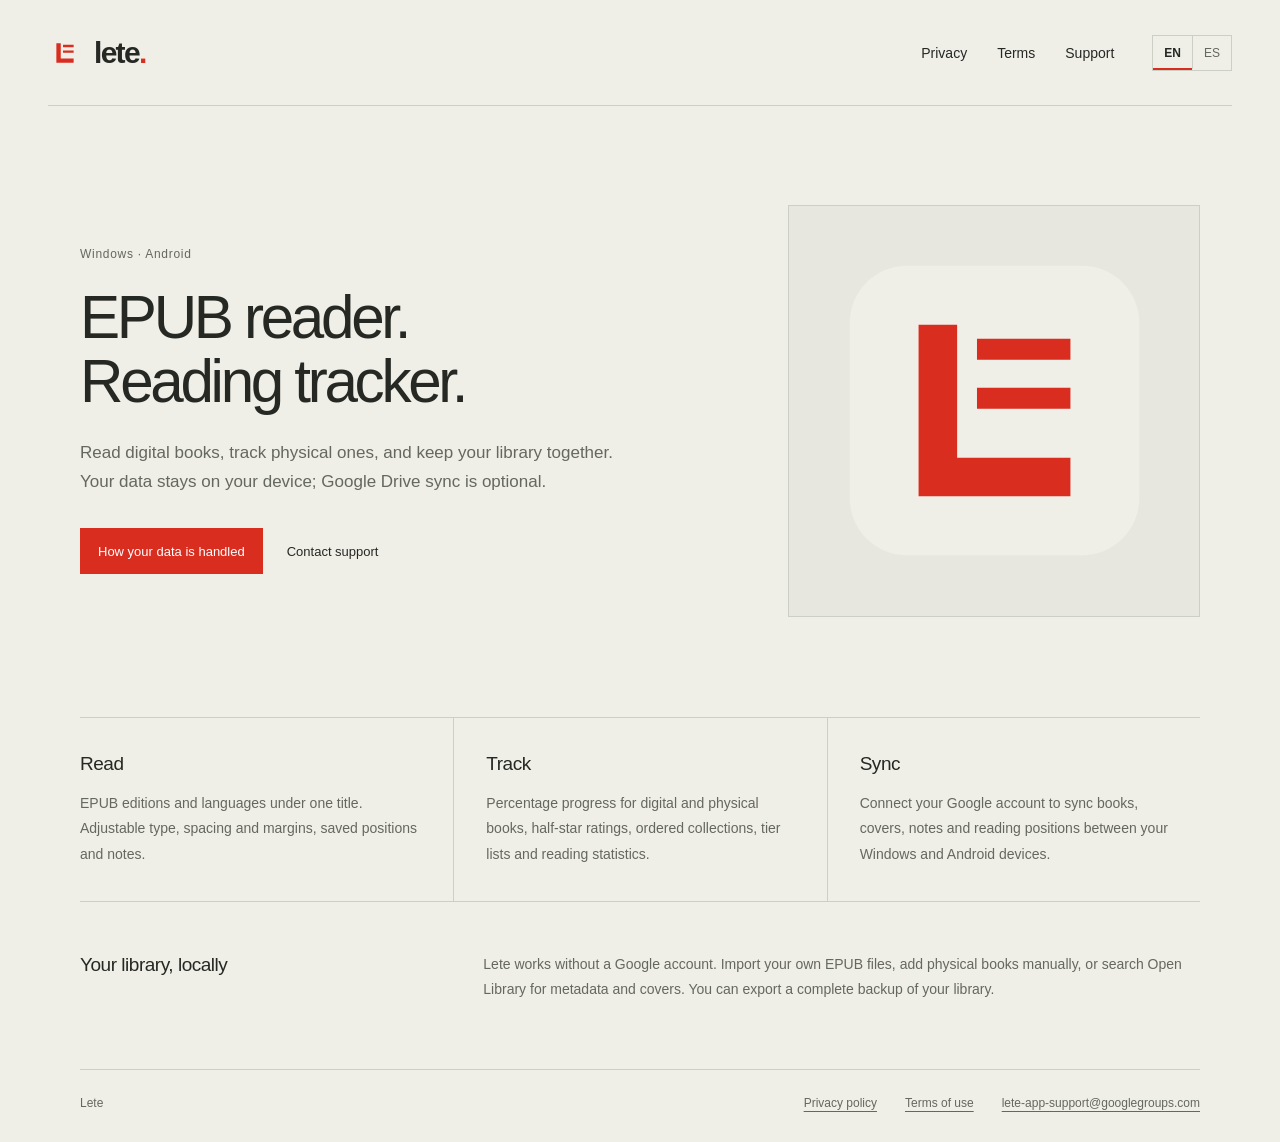
<file: index.html>
<!doctype html>
<html lang="en">
  <head>
    <meta charset="utf-8" />
    <meta name="viewport" content="width=device-width, initial-scale=1" />
    <meta name="theme-color" content="#efeee7" />
    <meta name="google-site-verification" content="3DRL73Ux_mgsOCzn25qGEA8PXmebtWnZnI4CmnYCbdI" />
    <meta
      name="description"
      content="Lete is an EPUB reader and reading tracker for Windows and Android, with optional Google Drive synchronization."
    />
    <link rel="canonical" href="https://sangreprimitiva.github.io/" />
    <link rel="icon" type="image/svg+xml" href="./logo.svg" />
    <link rel="stylesheet" href="./styles.css" />
    <script src="./site.js" defer></script>
    <title>Lete — EPUB reader &amp; reading tracker</title>
  </head>
  <body data-page="home">
    <a class="skip-link" href="#main" data-en="Skip to content" data-es="Ir al contenido"
      >Skip to content</a
    >
    <header class="site-header">
      <a class="brand" href="./" aria-label="Lete"
        ><img src="./logo.svg" width="34" height="34" alt="" /><span
          >lete<span class="brand-dot">.</span></span
        ></a
      >
      <nav
        class="main-nav"
        aria-label="Main navigation"
        data-label-en="Main navigation"
        data-label-es="Navegación principal"
      >
        <a href="./privacy.html" data-en="Privacy" data-es="Privacidad">Privacy</a>
        <a href="./terms.html" data-en="Terms" data-es="Términos">Terms</a>
        <a href="mailto:lete-app-support@googlegroups.com" data-en="Support" data-es="Soporte"
          >Support</a
        >
      </nav>
      <div
        class="language-control"
        role="group"
        aria-label="Language"
        data-label-en="Language"
        data-label-es="Idioma"
      >
        <button type="button" data-set-language="en" aria-pressed="true" lang="en">EN</button
        ><button type="button" data-set-language="es" aria-pressed="false" lang="es">ES</button>
      </div>
    </header>
    <main id="main">
      <section class="hero content-width">
        <div class="hero-copy">
          <p class="platforms" data-en="Windows · Android" data-es="Windows · Android">
            Windows · Android
          </p>
          <h1
            data-en="EPUB reader.&#10;Reading tracker."
            data-es="Lector EPUB.&#10;Registro de lecturas."
          >
            EPUB reader.<br />Reading tracker.
          </h1>
          <p
            class="hero-description"
            data-en="Read digital books, track physical ones, and keep your library together. Your data stays on your device; Google Drive sync is optional."
            data-es="Leé libros digitales, registrá libros físicos y organizá tu biblioteca. Tus datos se guardan en tu dispositivo; sincronizar con Google Drive es opcional."
          >
            Read digital books, track physical ones, and keep your library together. Your data stays
            on your device; Google Drive sync is optional.
          </p>
          <div class="hero-links">
            <a
              class="button primary"
              href="./privacy.html"
              data-en="How your data is handled"
              data-es="Cómo se usan tus datos"
              >How your data is handled</a
            ><a
              class="text-link"
              href="mailto:lete-app-support@googlegroups.com"
              data-en="Contact support"
              data-es="Contactar a soporte"
              >Contact support</a
            >
          </div>
        </div>
        <div class="identity-panel" aria-hidden="true">
          <img src="./logo.svg" width="300" height="300" alt="" />
        </div>
      </section>
      <section
        class="features content-width"
        aria-label="Features"
        data-label-en="Features"
        data-label-es="Funciones"
      >
        <article>
          <h2 data-en="Read" data-es="Leer">Read</h2>
          <p
            data-en="EPUB editions and languages under one title. Adjustable type, spacing and margins, saved positions and notes."
            data-es="Ediciones e idiomas de EPUB bajo un mismo título. Tipografía, espaciado y márgenes ajustables, posiciones guardadas y anotaciones."
          >
            EPUB editions and languages under one title. Adjustable type, spacing and margins, saved
            positions and notes.
          </p>
        </article>
        <article>
          <h2 data-en="Track" data-es="Registrar">Track</h2>
          <p
            data-en="Percentage progress for digital and physical books, half-star ratings, ordered collections, tier lists and reading statistics."
            data-es="Progreso porcentual para libros digitales y físicos, puntuaciones de media estrella, colecciones ordenadas, tier lists y estadísticas de lectura."
          >
            Percentage progress for digital and physical books, half-star ratings, ordered
            collections, tier lists and reading statistics.
          </p>
        </article>
        <article>
          <h2 data-en="Sync" data-es="Sincronizar">Sync</h2>
          <p
            data-en="Connect your Google account to sync books, covers, notes and reading positions between your Windows and Android devices."
            data-es="Vinculá tu cuenta de Google para sincronizar libros, portadas, notas y posiciones de lectura entre tus dispositivos Windows y Android."
          >
            Connect your Google account to sync books, covers, notes and reading positions between
            your Windows and Android devices.
          </p>
        </article>
      </section>
      <section class="service-note content-width">
        <h2 data-en="Your library, locally" data-es="Tu biblioteca, en tu dispositivo">
          Your library, locally
        </h2>
        <p
          data-en="Lete works without a Google account. Import your own EPUB files, add physical books manually, or search Open Library for metadata and covers. You can export a complete backup of your library."
          data-es="Lete funciona sin una cuenta de Google. Importá tus archivos EPUB, agregá libros físicos manualmente o buscá metadatos y portadas en Open Library. Podés exportar una copia completa de tu biblioteca."
        >
          Lete works without a Google account. Import your own EPUB files, add physical books
          manually, or search Open Library for metadata and covers. You can export a complete backup
          of your library.
        </p>
      </section>
    </main>
    <footer class="site-footer content-width">
      <span>Lete</span>
      <div>
        <a href="./privacy.html" data-en="Privacy policy" data-es="Política de privacidad"
          >Privacy policy</a
        ><a href="./terms.html" data-en="Terms of use" data-es="Términos de uso">Terms of use</a
        ><a href="mailto:lete-app-support@googlegroups.com">lete-app-support@googlegroups.com</a>
      </div>
    </footer>
  </body>
</html>
</file>
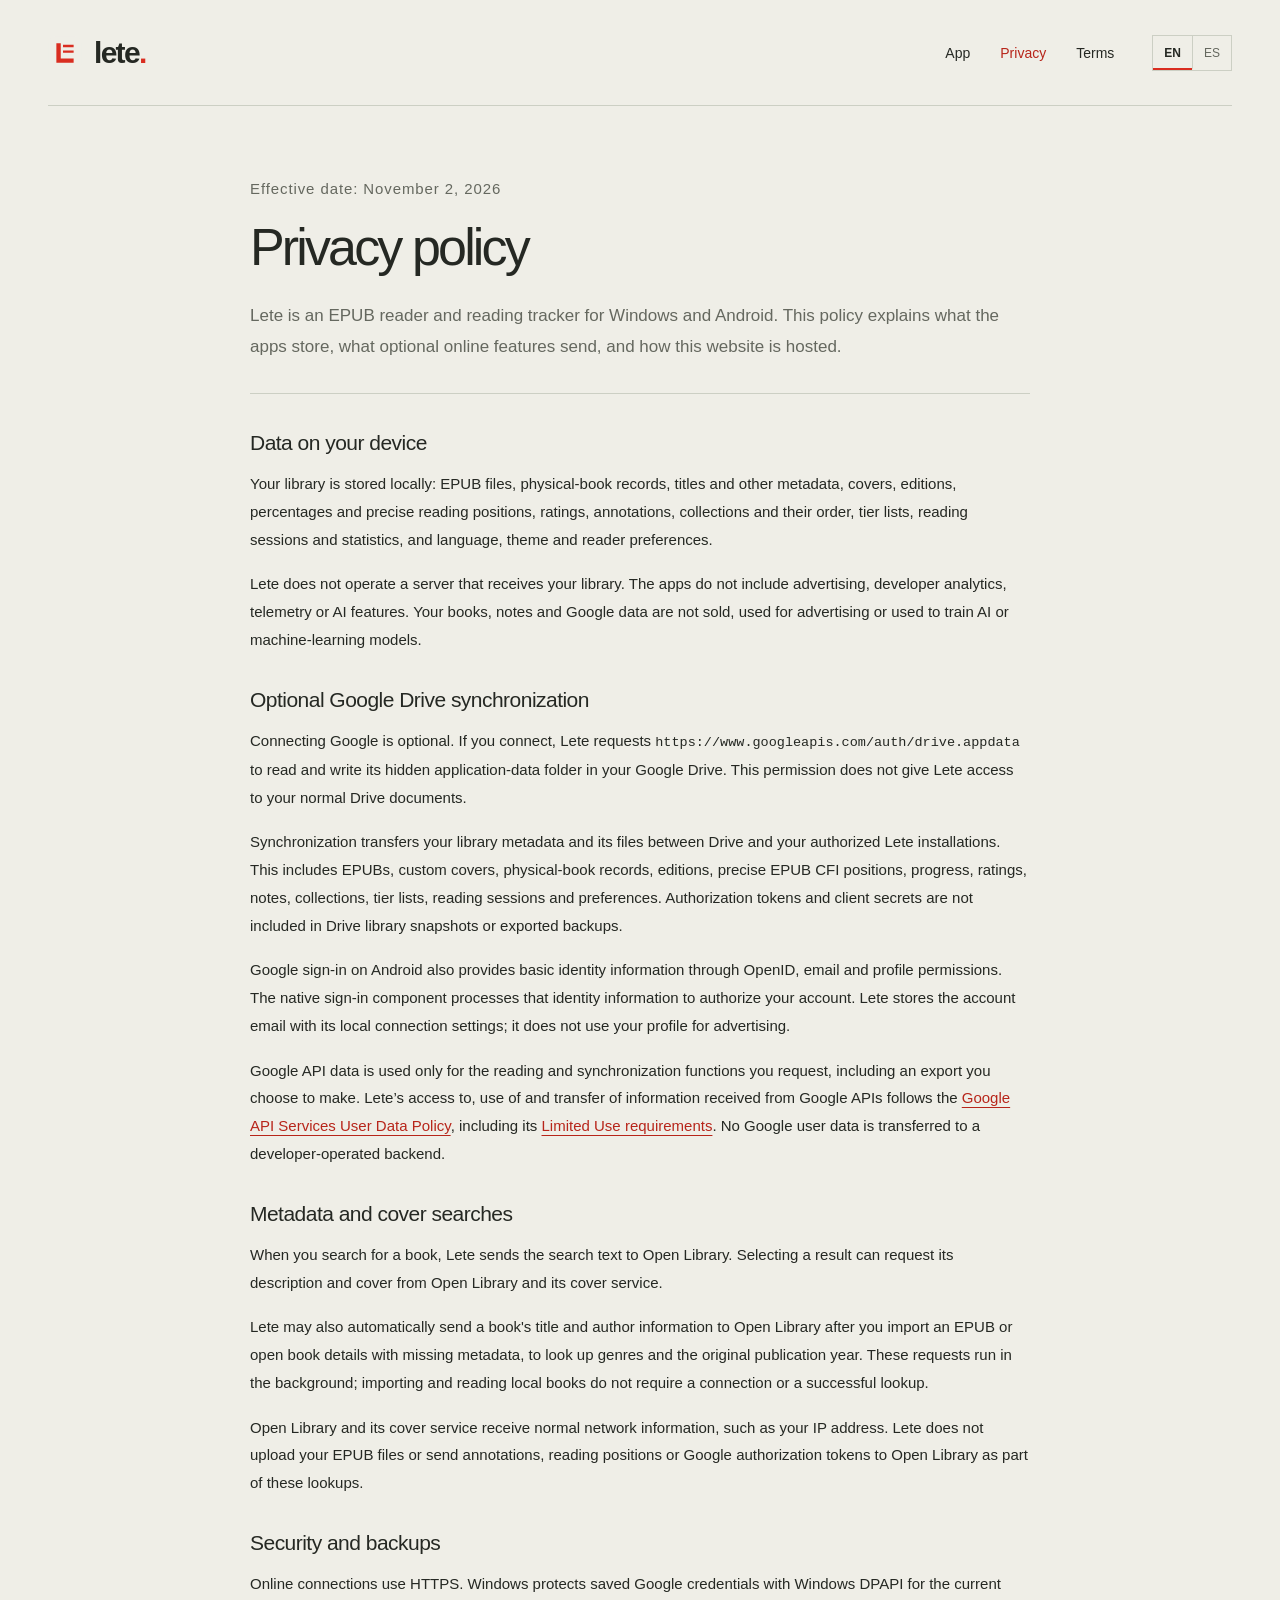
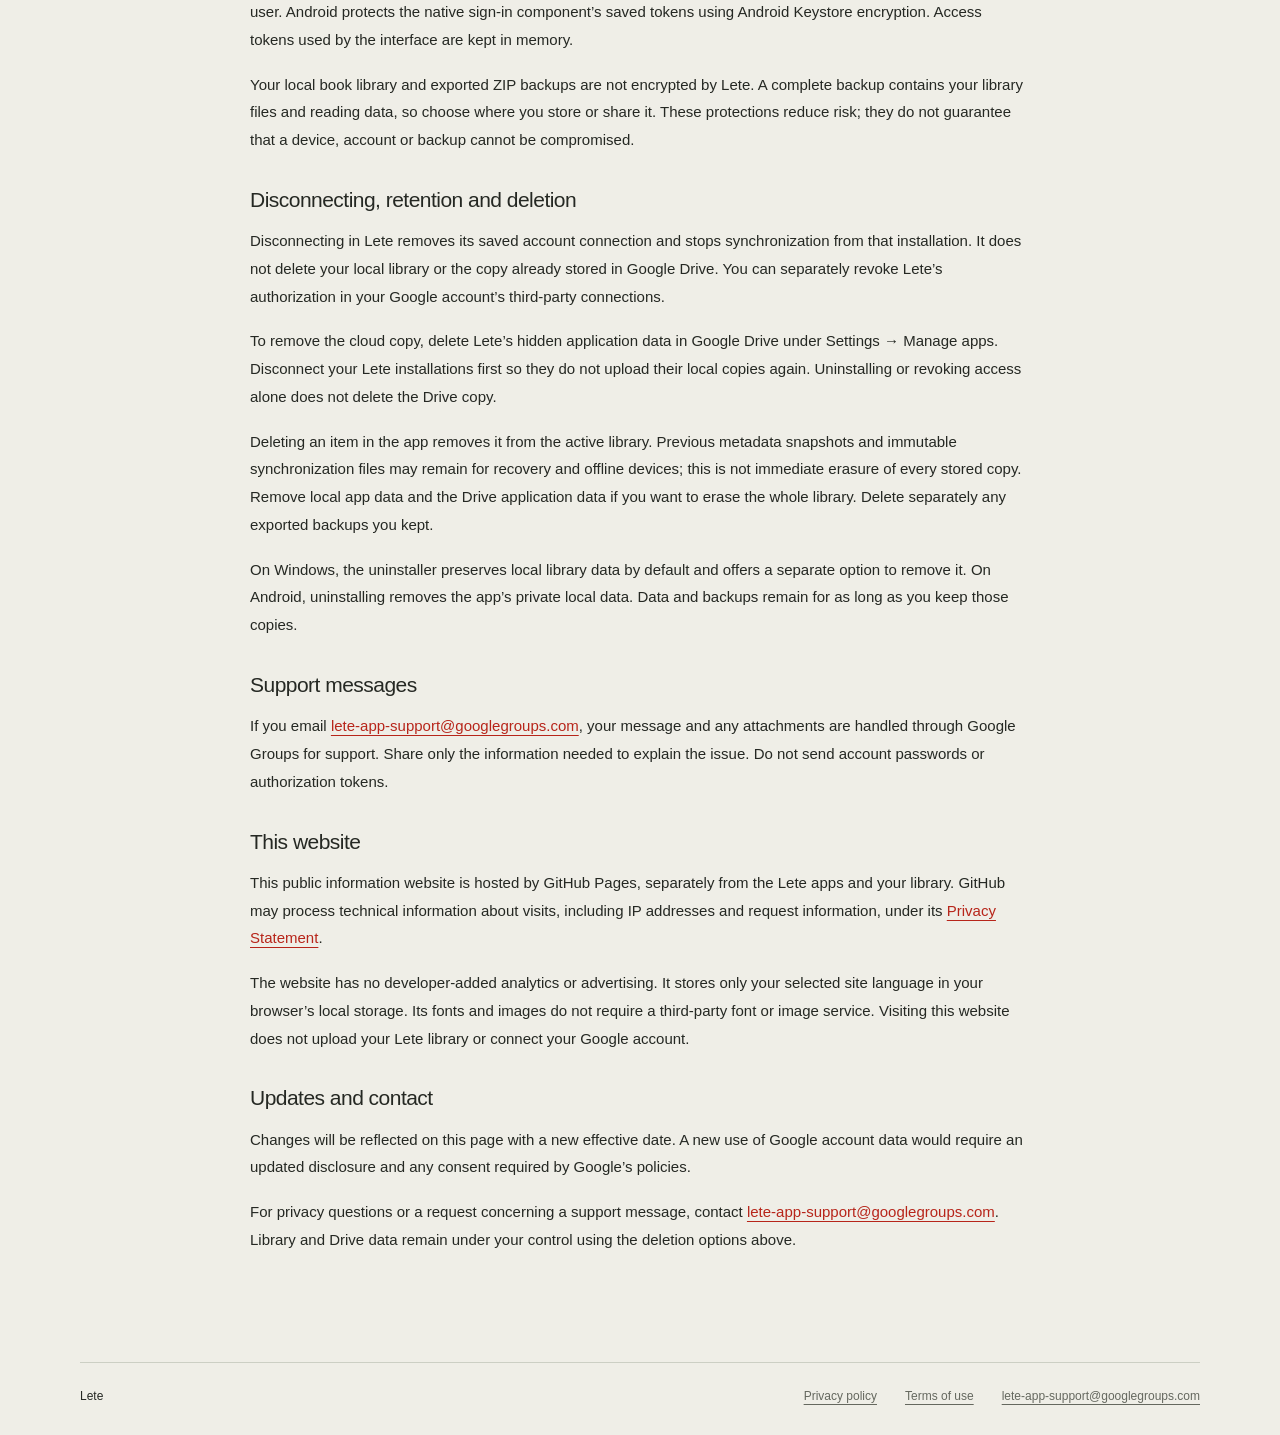
<file: privacy.html>
<!doctype html>
<html lang="en">
  <head>
    <meta charset="utf-8" />
    <meta name="viewport" content="width=device-width, initial-scale=1" />
    <meta name="theme-color" content="#efeee7" />
    <meta
      name="description"
      content="How Lete handles local library data, optional Google Drive synchronization and website visits."
    />
    <link rel="canonical" href="https://sangreprimitiva.github.io/privacy.html" />
    <link rel="icon" type="image/svg+xml" href="./logo.svg" />
    <link rel="stylesheet" href="./styles.css" />
    <script src="./site.js" defer></script>
    <title>Privacy policy — Lete</title>
  </head>
  <body data-page="privacy">
    <a class="skip-link" href="#main" data-en="Skip to content" data-es="Ir al contenido"
      >Skip to content</a
    >
    <header class="site-header">
      <a class="brand" href="./" aria-label="Lete"
        ><img src="./logo.svg" width="34" height="34" alt="" /><span
          >lete<span class="brand-dot">.</span></span
        ></a
      >
      <nav
        class="main-nav"
        aria-label="Main navigation"
        data-label-en="Main navigation"
        data-label-es="Navegación principal"
      >
        <a href="./" data-en="App" data-es="App">App</a
        ><a href="./privacy.html" aria-current="page" data-en="Privacy" data-es="Privacidad"
          >Privacy</a
        ><a href="./terms.html" data-en="Terms" data-es="Términos">Terms</a>
      </nav>
      <div
        class="language-control"
        role="group"
        aria-label="Language"
        data-label-en="Language"
        data-label-es="Idioma"
      >
        <button type="button" data-set-language="en" aria-pressed="true" lang="en">EN</button
        ><button type="button" data-set-language="es" aria-pressed="false" lang="es">ES</button>
      </div>
    </header>
    <main id="main" class="document content-width">
      <article data-language="en">
        <header class="document-header">
          <p class="document-date">Effective date: November 2, 2026</p>
          <h1>Privacy policy</h1>
          <p>
            Lete is an EPUB reader and reading tracker for Windows and Android. This policy explains
            what the apps store, what optional online features send, and how this website is hosted.
          </p>
        </header>
        <section>
          <h2>Data on your device</h2>
          <p>
            Your library is stored locally: EPUB files, physical-book records, titles and other
            metadata, covers, editions, percentages and precise reading positions, ratings,
            annotations, collections and their order, tier lists, reading sessions and statistics,
            and language, theme and reader preferences.
          </p>
          <p>
            Lete does not operate a server that receives your library. The apps do not include
            advertising, developer analytics, telemetry or AI features. Your books, notes and Google
            data are not sold, used for advertising or used to train AI or machine-learning models.
          </p>
        </section>
        <section>
          <h2>Optional Google Drive synchronization</h2>
          <p>
            Connecting Google is optional. If you connect, Lete requests
            <code>https://www.googleapis.com/auth/drive.appdata</code> to read and write its hidden
            application-data folder in your Google Drive. This permission does not give Lete access
            to your normal Drive documents.
          </p>
          <p>
            Synchronization transfers your library metadata and its files between Drive and your
            authorized Lete installations. This includes EPUBs, custom covers, physical-book
            records, editions, precise EPUB CFI positions, progress, ratings, notes, collections,
            tier lists, reading sessions and preferences. Authorization tokens and client secrets
            are not included in Drive library snapshots or exported backups.
          </p>
          <p>
            Google sign-in on Android also provides basic identity information through OpenID, email
            and profile permissions. The native sign-in component processes that identity
            information to authorize your account. Lete stores the account email with its local
            connection settings; it does not use your profile for advertising.
          </p>
          <p>
            Google API data is used only for the reading and synchronization functions you request,
            including an export you choose to make. Lete’s access to, use of and transfer of
            information received from Google APIs follows the
            <a href="https://developers.google.com/terms/api-services-user-data-policy"
              >Google API Services User Data Policy</a
            >, including its
            <a href="https://developers.google.com/terms/api-services-user-data-policy#limited-use"
              >Limited Use requirements</a
            >. No Google user data is transferred to a developer-operated backend.
          </p>
        </section>
        <section>
          <h2>Metadata and cover searches</h2>
          <p>
            When you search for a book, Lete sends the search text to Open Library. Selecting a
            result can request its description and cover from Open Library and its cover service.
          </p>
          <p>
            Lete may also automatically send a book's title and author information to Open Library
            after you import an EPUB or open book details with missing metadata, to look up genres
            and the original publication year. These requests run in the background; importing and
            reading local books do not require a connection or a successful lookup.
          </p>
          <p>
            Open Library and its cover service receive normal network information, such as your IP
            address. Lete does not upload your EPUB files or send annotations, reading positions or
            Google authorization tokens to Open Library as part of these lookups.
          </p>
        </section>
        <section>
          <h2>Security and backups</h2>
          <p>
            Online connections use HTTPS. Windows protects saved Google credentials with Windows
            DPAPI for the current user. Android protects the native sign-in component’s saved tokens
            using Android Keystore encryption. Access tokens used by the interface are kept in
            memory.
          </p>
          <p>
            Your local book library and exported ZIP backups are not encrypted by Lete. A complete
            backup contains your library files and reading data, so choose where you store or share
            it. These protections reduce risk; they do not guarantee that a device, account or
            backup cannot be compromised.
          </p>
        </section>
        <section>
          <h2>Disconnecting, retention and deletion</h2>
          <p>
            Disconnecting in Lete removes its saved account connection and stops synchronization
            from that installation. It does not delete your local library or the copy already stored
            in Google Drive. You can separately revoke Lete’s authorization in your Google account’s
            third-party connections.
          </p>
          <p>
            To remove the cloud copy, delete Lete’s hidden application data in Google Drive under
            Settings → Manage apps. Disconnect your Lete installations first so they do not upload
            their local copies again. Uninstalling or revoking access alone does not delete the
            Drive copy.
          </p>
          <p>
            Deleting an item in the app removes it from the active library. Previous metadata
            snapshots and immutable synchronization files may remain for recovery and offline
            devices; this is not immediate erasure of every stored copy. Remove local app data and
            the Drive application data if you want to erase the whole library. Delete separately any
            exported backups you kept.
          </p>
          <p>
            On Windows, the uninstaller preserves local library data by default and offers a
            separate option to remove it. On Android, uninstalling removes the app’s private local
            data. Data and backups remain for as long as you keep those copies.
          </p>
        </section>
        <section>
          <h2>Support messages</h2>
          <p>
            If you email
            <a href="mailto:lete-app-support@googlegroups.com">lete-app-support@googlegroups.com</a
            >, your message and any attachments are handled through Google Groups for support. Share
            only the information needed to explain the issue. Do not send account passwords or
            authorization tokens.
          </p>
        </section>
        <section>
          <h2>This website</h2>
          <p>
            This public information website is hosted by GitHub Pages, separately from the Lete apps
            and your library. GitHub may process technical information about visits, including IP
            addresses and request information, under its
            <a
              href="https://docs.github.com/en/site-policy/privacy-policies/github-general-privacy-statement"
              >Privacy Statement</a
            >.
          </p>
          <p>
            The website has no developer-added analytics or advertising. It stores only your
            selected site language in your browser’s local storage. Its fonts and images do not
            require a third-party font or image service. Visiting this website does not upload your
            Lete library or connect your Google account.
          </p>
        </section>
        <section>
          <h2>Updates and contact</h2>
          <p>
            Changes will be reflected on this page with a new effective date. A new use of Google
            account data would require an updated disclosure and any consent required by Google’s
            policies.
          </p>
          <p>
            For privacy questions or a request concerning a support message, contact
            <a href="mailto:lete-app-support@googlegroups.com">lete-app-support@googlegroups.com</a
            >. Library and Drive data remain under your control using the deletion options above.
          </p>
        </section>
      </article>
      <article data-language="es" hidden>
        <header class="document-header">
          <p class="document-date">Fecha de vigencia: 2 de noviembre de 2026</p>
          <h1>Política de privacidad</h1>
          <p>
            Lete es un lector EPUB y un registro de lecturas para Windows y Android. Esta política
            explica qué guardan las apps, qué envían las funciones opcionales en línea y cómo se
            aloja este sitio web.
          </p>
        </header>
        <section>
          <h2>Datos en tu dispositivo</h2>
          <p>
            Tu biblioteca se guarda localmente: archivos EPUB, registros de libros físicos, títulos
            y otros metadatos, portadas, ediciones, porcentajes y posiciones precisas de lectura,
            puntuaciones, anotaciones, colecciones y su orden, tier lists, sesiones y estadísticas
            de lectura, y preferencias de idioma, tema y lector.
          </p>
          <p>
            Lete no opera un servidor que reciba tu biblioteca. Las apps no incluyen publicidad,
            analítica del desarrollador, telemetría ni funciones de inteligencia artificial. Tus
            libros, notas y datos de Google no se venden, no se usan para publicidad ni para
            entrenar modelos de inteligencia artificial o aprendizaje automático.
          </p>
        </section>
        <section>
          <h2>Sincronización opcional con Google Drive</h2>
          <p>
            Vincular Google es opcional. Si lo hacés, Lete solicita
            <code>https://www.googleapis.com/auth/drive.appdata</code> para leer y escribir su
            carpeta oculta de datos de aplicación en tu Google Drive. Este permiso no le da acceso a
            tus documentos normales de Drive.
          </p>
          <p>
            La sincronización transfiere los metadatos y archivos de tu biblioteca entre Drive y tus
            instalaciones autorizadas de Lete. Incluye EPUB, portadas propias, registros de libros
            físicos, ediciones, posiciones EPUB CFI precisas, progreso, puntuaciones, notas,
            colecciones, tier lists, sesiones de lectura y preferencias. Los tokens de autorización
            y secretos de cliente no se incluyen en las copias de la biblioteca en Drive ni en los
            respaldos exportados.
          </p>
          <p>
            El inicio de sesión de Google en Android también proporciona información básica de
            identidad mediante los permisos OpenID, correo y perfil. El componente nativo de inicio
            de sesión procesa esa información para autorizar tu cuenta. Lete guarda el correo de la
            cuenta en la configuración local de conexión; no usa tu perfil para publicidad.
          </p>
          <p>
            Los datos de las API de Google se usan únicamente para las funciones de lectura y
            sincronización que solicitás, incluida una exportación que decidas realizar. El acceso,
            uso y transferencia de información recibida de las API de Google por parte de Lete
            respeta la
            <a href="https://developers.google.com/terms/api-services-user-data-policy"
              >Política de Datos del Usuario de los Servicios de las API de Google</a
            >, incluidos sus
            <a href="https://developers.google.com/terms/api-services-user-data-policy#limited-use"
              >requisitos de Uso Limitado</a
            >. No se transfieren datos de usuario de Google a un servidor del desarrollador.
          </p>
        </section>
        <section>
          <h2>Búsquedas de metadatos y portadas</h2>
          <p>
            Cuando buscás un libro, Lete envía el texto de búsqueda a Open Library. Al seleccionar
            un resultado, puede solicitar su descripción y portada a Open Library y a su servicio de
            portadas.
          </p>
          <p>
            Lete también puede enviar automáticamente el título y los datos de autor de un libro a
            Open Library después de importar un EPUB o abrir los detalles de un libro con metadatos
            faltantes, para consultar géneros y el año de publicación original. Estas consultas se
            ejecutan en segundo plano; importar y leer libros locales no requiere conexión ni que la
            consulta tenga éxito.
          </p>
          <p>
            Open Library y su servicio de portadas reciben información normal de red, como tu
            dirección IP. Lete no sube tus archivos EPUB ni envía anotaciones, posiciones de lectura
            o tokens de autorización de Google a Open Library como parte de estas consultas.
          </p>
        </section>
        <section>
          <h2>Seguridad y respaldos</h2>
          <p>
            Las conexiones en línea usan HTTPS. Windows protege las credenciales guardadas de Google
            con Windows DPAPI para el usuario actual. Android protege los tokens guardados del
            componente nativo de inicio de sesión mediante cifrado con Android Keystore. Los tokens
            de acceso usados por la interfaz se mantienen en memoria.
          </p>
          <p>
            Lete no cifra tu biblioteca local ni los respaldos ZIP exportados. Un respaldo completo
            contiene los archivos y datos de lectura de tu biblioteca, por lo que debés elegir dónde
            guardarlo o compartirlo. Estas medidas reducen riesgos; no garantizan que un
            dispositivo, cuenta o respaldo no pueda verse comprometido.
          </p>
        </section>
        <section>
          <h2>Desconexión, conservación y eliminación</h2>
          <p>
            Desconectarte desde Lete elimina la conexión guardada a tu cuenta y detiene la
            sincronización desde esa instalación. No elimina tu biblioteca local ni la copia ya
            guardada en Google Drive. Podés revocar por separado la autorización de Lete desde las
            conexiones de terceros de tu cuenta de Google.
          </p>
          <p>
            Para quitar la copia en la nube, eliminá los datos ocultos de Lete desde Google Drive,
            en Configuración → Administrar aplicaciones. Primero desconectá tus instalaciones de
            Lete para que no vuelvan a subir sus copias locales. Desinstalar o revocar el acceso por
            sí solo no elimina la copia de Drive.
          </p>
          <p>
            Eliminar un elemento desde la app lo quita de la biblioteca activa. Pueden conservarse
            copias anteriores de metadatos y archivos inmutables de sincronización para recuperación
            y dispositivos sin conexión; esto no borra inmediatamente todas las copias almacenadas.
            Si querés borrar toda la biblioteca, eliminá los datos locales de la app y sus datos de
            aplicación en Drive. Eliminá por separado los respaldos exportados que hayas conservado.
          </p>
          <p>
            En Windows, el desinstalador conserva los datos locales de la biblioteca por defecto y
            ofrece una opción separada para eliminarlos. En Android, desinstalar elimina los datos
            locales privados de la app. Los datos y respaldos se conservan mientras mantengas esas
            copias.
          </p>
        </section>
        <section>
          <h2>Mensajes a soporte</h2>
          <p>
            Si escribís a
            <a href="mailto:lete-app-support@googlegroups.com">lete-app-support@googlegroups.com</a
            >, tu mensaje y los adjuntos se gestionan mediante Google Groups para brindar soporte.
            Compartí únicamente la información necesaria para explicar el problema. No envíes
            contraseñas ni tokens de autorización.
          </p>
        </section>
        <section>
          <h2>Este sitio web</h2>
          <p>
            Este sitio público de información está alojado en GitHub Pages, de forma separada de las
            apps de Lete y tu biblioteca. GitHub puede procesar información técnica de las visitas,
            incluidas direcciones IP y datos de las solicitudes, según su
            <a
              href="https://docs.github.com/en/site-policy/privacy-policies/github-general-privacy-statement"
              >Declaración de Privacidad</a
            >.
          </p>
          <p>
            El sitio no incluye analítica ni publicidad agregada por el desarrollador. Sólo guarda
            el idioma del sitio que elijas en el almacenamiento local del navegador. Sus tipografías
            e imágenes no requieren un servicio externo. Visitar este sitio no sube tu biblioteca de
            Lete ni vincula tu cuenta de Google.
          </p>
        </section>
        <section>
          <h2>Actualizaciones y contacto</h2>
          <p>
            Los cambios se reflejarán en esta página con una nueva fecha de vigencia. Un nuevo uso
            de datos de la cuenta de Google requeriría una declaración actualizada y el
            consentimiento que exijan las políticas de Google.
          </p>
          <p>
            Para consultas de privacidad o solicitudes relacionadas con un mensaje a soporte,
            escribí a
            <a href="mailto:lete-app-support@googlegroups.com">lete-app-support@googlegroups.com</a
            >. Los datos de la biblioteca y de Drive siguen bajo tu control mediante las opciones de
            eliminación anteriores.
          </p>
        </section>
      </article>
    </main>
    <footer class="site-footer content-width">
      <a href="./">Lete</a>
      <div>
        <a href="./privacy.html" data-en="Privacy policy" data-es="Política de privacidad"
          >Privacy policy</a
        ><a href="./terms.html" data-en="Terms of use" data-es="Términos de uso">Terms of use</a
        ><a href="mailto:lete-app-support@googlegroups.com">lete-app-support@googlegroups.com</a>
      </div>
    </footer>
  </body>
</html>
</file>
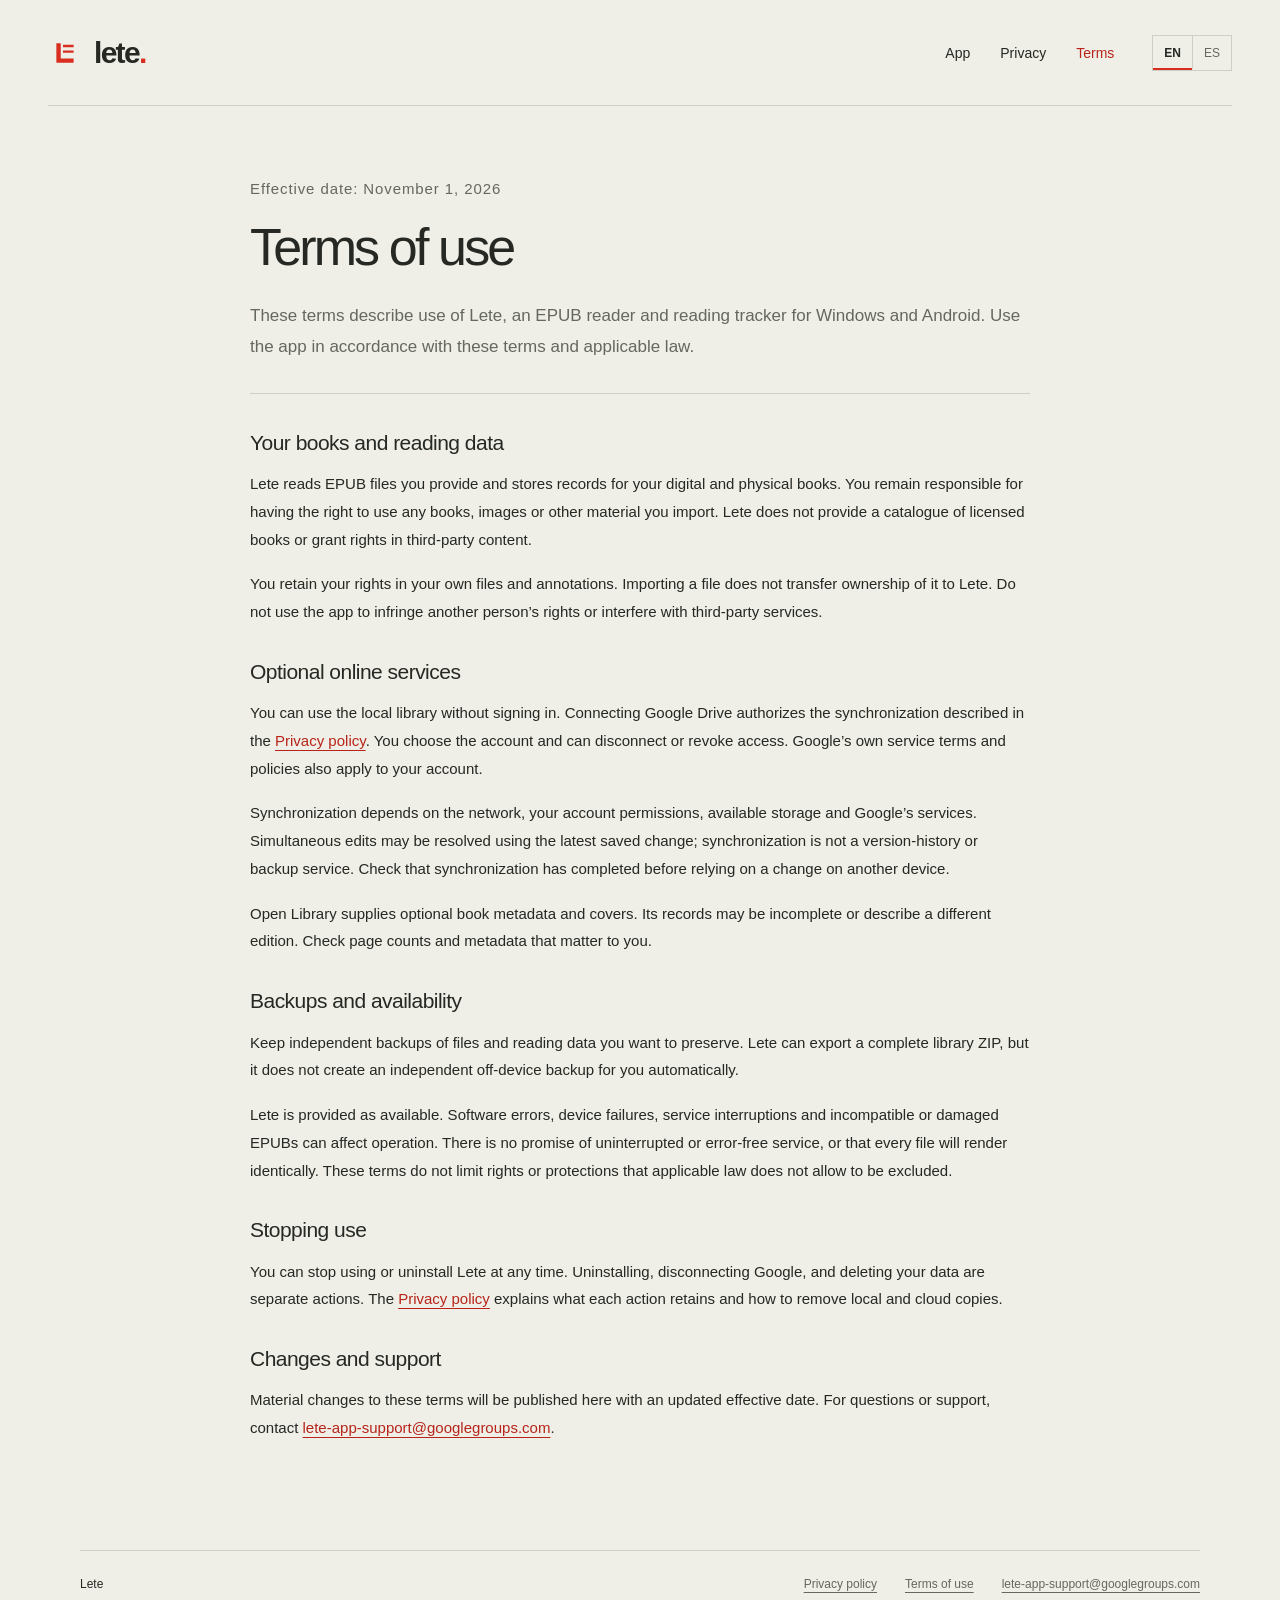
<file: terms.html>
<!doctype html>
<html lang="en">
  <head>
    <meta charset="utf-8" />
    <meta name="viewport" content="width=device-width, initial-scale=1" />
    <meta name="theme-color" content="#efeee7" />
    <meta
      name="description"
      content="Plain-language terms for using Lete, your own book files and optional third-party services."
    />
    <link rel="canonical" href="https://sangreprimitiva.github.io/terms.html" />
    <link rel="icon" type="image/svg+xml" href="./logo.svg" />
    <link rel="stylesheet" href="./styles.css" />
    <script src="./site.js" defer></script>
    <title>Terms of use — Lete</title>
  </head>
  <body data-page="terms">
    <a class="skip-link" href="#main" data-en="Skip to content" data-es="Ir al contenido"
      >Skip to content</a
    >
    <header class="site-header">
      <a class="brand" href="./" aria-label="Lete"
        ><img src="./logo.svg" width="34" height="34" alt="" /><span
          >lete<span class="brand-dot">.</span></span
        ></a
      >
      <nav
        class="main-nav"
        aria-label="Main navigation"
        data-label-en="Main navigation"
        data-label-es="Navegación principal"
      >
        <a href="./" data-en="App" data-es="App">App</a
        ><a href="./privacy.html" data-en="Privacy" data-es="Privacidad">Privacy</a
        ><a href="./terms.html" aria-current="page" data-en="Terms" data-es="Términos">Terms</a>
      </nav>
      <div
        class="language-control"
        role="group"
        aria-label="Language"
        data-label-en="Language"
        data-label-es="Idioma"
      >
        <button type="button" data-set-language="en" aria-pressed="true" lang="en">EN</button
        ><button type="button" data-set-language="es" aria-pressed="false" lang="es">ES</button>
      </div>
    </header>
    <main id="main" class="document content-width">
      <article data-language="en">
        <header class="document-header">
          <p class="document-date">Effective date: November 1, 2026</p>
          <h1>Terms of use</h1>
          <p>
            These terms describe use of Lete, an EPUB reader and reading tracker for Windows and
            Android. Use the app in accordance with these terms and applicable law.
          </p>
        </header>
        <section>
          <h2>Your books and reading data</h2>
          <p>
            Lete reads EPUB files you provide and stores records for your digital and physical
            books. You remain responsible for having the right to use any books, images or other
            material you import. Lete does not provide a catalogue of licensed books or grant rights
            in third-party content.
          </p>
          <p>
            You retain your rights in your own files and annotations. Importing a file does not
            transfer ownership of it to Lete. Do not use the app to infringe another person’s rights
            or interfere with third-party services.
          </p>
        </section>
        <section>
          <h2>Optional online services</h2>
          <p>
            You can use the local library without signing in. Connecting Google Drive authorizes the
            synchronization described in the <a href="./privacy.html">Privacy policy</a>. You choose
            the account and can disconnect or revoke access. Google’s own service terms and policies
            also apply to your account.
          </p>
          <p>
            Synchronization depends on the network, your account permissions, available storage and
            Google’s services. Simultaneous edits may be resolved using the latest saved change;
            synchronization is not a version-history or backup service. Check that synchronization
            has completed before relying on a change on another device.
          </p>
          <p>
            Open Library supplies optional book metadata and covers. Its records may be incomplete
            or describe a different edition. Check page counts and metadata that matter to you.
          </p>
        </section>
        <section>
          <h2>Backups and availability</h2>
          <p>
            Keep independent backups of files and reading data you want to preserve. Lete can export
            a complete library ZIP, but it does not create an independent off-device backup for you
            automatically.
          </p>
          <p>
            Lete is provided as available. Software errors, device failures, service interruptions
            and incompatible or damaged EPUBs can affect operation. There is no promise of
            uninterrupted or error-free service, or that every file will render identically. These
            terms do not limit rights or protections that applicable law does not allow to be
            excluded.
          </p>
        </section>
        <section>
          <h2>Stopping use</h2>
          <p>
            You can stop using or uninstall Lete at any time. Uninstalling, disconnecting Google,
            and deleting your data are separate actions. The
            <a href="./privacy.html">Privacy policy</a> explains what each action retains and how to
            remove local and cloud copies.
          </p>
        </section>
        <section>
          <h2>Changes and support</h2>
          <p>
            Material changes to these terms will be published here with an updated effective date.
            For questions or support, contact
            <a href="mailto:lete-app-support@googlegroups.com">lete-app-support@googlegroups.com</a
            >.
          </p>
        </section>
      </article>
      <article data-language="es" hidden>
        <header class="document-header">
          <p class="document-date">Fecha de vigencia: 1 de noviembre de 2026</p>
          <h1>Términos de uso</h1>
          <p>
            Estos términos describen el uso de Lete, un lector EPUB y registro de lecturas para
            Windows y Android. Usá la app de acuerdo con estos términos y la legislación aplicable.
          </p>
        </header>
        <section>
          <h2>Tus libros y datos de lectura</h2>
          <p>
            Lete lee los archivos EPUB que proporcionás y guarda registros de tus libros digitales y
            físicos. Sos responsable de contar con los derechos necesarios para usar los libros,
            imágenes y demás material que importes. Lete no proporciona un catálogo de libros
            licenciados ni concede derechos sobre contenido de terceros.
          </p>
          <p>
            Conservás tus derechos sobre tus archivos y anotaciones. Importar un archivo no
            transfiere su propiedad a Lete. No uses la app para infringir derechos de otras personas
            ni interferir con servicios de terceros.
          </p>
        </section>
        <section>
          <h2>Servicios opcionales en línea</h2>
          <p>
            Podés usar la biblioteca local sin iniciar sesión. Vincular Google Drive autoriza la
            sincronización descrita en la <a href="./privacy.html">Política de privacidad</a>.
            Elegís la cuenta y podés desconectarte o revocar el acceso. También se aplican los
            términos y políticas de Google a tu cuenta.
          </p>
          <p>
            La sincronización depende de la red, los permisos de tu cuenta, el espacio disponible y
            los servicios de Google. Los cambios simultáneos pueden resolverse usando el último
            cambio guardado; la sincronización no es un servicio de historial de versiones ni de
            respaldo. Comprobá que haya finalizado antes de depender de un cambio en otro
            dispositivo.
          </p>
          <p>
            Open Library proporciona metadatos y portadas opcionales. Sus registros pueden estar
            incompletos o describir otra edición. Revisá los números de páginas y metadatos que sean
            importantes para vos.
          </p>
        </section>
        <section>
          <h2>Respaldos y disponibilidad</h2>
          <p>
            Conservá respaldos independientes de los archivos y datos de lectura que quieras
            preservar. Lete permite exportar un ZIP completo de la biblioteca, pero no crea
            automáticamente un respaldo independiente fuera de tu dispositivo.
          </p>
          <p>
            Lete se proporciona según su disponibilidad. Los errores de software, fallas del
            dispositivo, interrupciones del servicio y EPUB incompatibles o dañados pueden afectar
            su funcionamiento. No se promete un servicio ininterrumpido o libre de errores, ni que
            todos los archivos se vean igual. Estos términos no limitan derechos o protecciones que
            la legislación aplicable no permita excluir.
          </p>
        </section>
        <section>
          <h2>Dejar de usar Lete</h2>
          <p>
            Podés dejar de usar o desinstalar Lete en cualquier momento. Desinstalar, desconectar
            Google y eliminar tus datos son acciones distintas. La
            <a href="./privacy.html">Política de privacidad</a> explica qué conserva cada acción y
            cómo quitar las copias locales y en la nube.
          </p>
        </section>
        <section>
          <h2>Cambios y soporte</h2>
          <p>
            Los cambios importantes en estos términos se publicarán aquí con una fecha de vigencia
            actualizada. Para consultas o soporte, escribí a
            <a href="mailto:lete-app-support@googlegroups.com">lete-app-support@googlegroups.com</a
            >.
          </p>
        </section>
      </article>
    </main>
    <footer class="site-footer content-width">
      <a href="./">Lete</a>
      <div>
        <a href="./privacy.html" data-en="Privacy policy" data-es="Política de privacidad"
          >Privacy policy</a
        ><a href="./terms.html" data-en="Terms of use" data-es="Términos de uso">Terms of use</a
        ><a href="mailto:lete-app-support@googlegroups.com">lete-app-support@googlegroups.com</a>
      </div>
    </footer>
  </body>
</html>
</file>
<file: styles.css>
:root {
  color-scheme: light;
  font-family: Arial, Helvetica, sans-serif;
  font-synthesis: none;
  text-rendering: optimizeLegibility;
  -webkit-font-smoothing: antialiased;
  --paper: #efeee7;
  --panel: #e7e6df;
  --ink: #252823;
  --muted: #65685f;
  --line: #cccfc4;
  --red: #d92d20;
  --red-ink: #b7251a;
  background: var(--paper);
  color: var(--ink);
}
* {
  box-sizing: border-box;
}
[hidden] {
  display: none !important;
}
body {
  margin: 0;
}
a {
  color: inherit;
  text-underline-offset: 4px;
}
button,
a {
  -webkit-tap-highlight-color: transparent;
}
a:focus-visible,
button:focus-visible {
  outline: 2px solid var(--red);
  outline-offset: 5px;
}
.content-width {
  width: min(1120px, calc(100% - 96px));
  margin-inline: auto;
}
.skip-link {
  position: fixed;
  top: 8px;
  left: 8px;
  padding: 12px;
  z-index: 10;
  background: var(--ink);
  color: var(--paper);
  transform: translateY(-150%);
}
.skip-link:focus {
  transform: translateY(0);
}
.site-header {
  min-height: 106px;
  width: min(1344px, calc(100% - 96px));
  margin-inline: auto;
  display: flex;
  align-items: center;
  gap: 38px;
  border-bottom: 1px solid var(--line);
}
.brand {
  display: inline-flex;
  align-items: center;
  gap: 12px;
  text-decoration: none;
  font-size: 30px;
  font-weight: 700;
  letter-spacing: -1.7px;
}
.brand img {
  display: block;
}
.brand-dot {
  color: var(--red);
}
.main-nav {
  display: flex;
  align-items: center;
  gap: 30px;
  margin-left: auto;
}
.main-nav a {
  padding: 10px 0;
  text-decoration: none;
  font-size: 14px;
}
.main-nav a:hover,
.main-nav a[aria-current] {
  color: var(--red-ink);
}
.language-control {
  display: flex;
  align-items: stretch;
  border: 1px solid var(--line);
}
.language-control button {
  border: 0;
  border-bottom: 2px solid transparent;
  padding: 10px 11px 8px;
  background: transparent;
  color: var(--muted);
  font: inherit;
  font-size: 12px;
  cursor: default;
}
.language-control button + button {
  border-left: 1px solid var(--line);
}
.language-control button[aria-pressed='true'] {
  border-bottom-color: var(--red);
  color: var(--ink);
  font-weight: 700;
}
.hero {
  display: grid;
  grid-template-columns: 1.6fr 1fr;
  align-items: center;
  gap: 50px;
  padding-block: 99px 100px;
}
.platforms,
.document-date {
  margin: 0 0 25px;
  color: var(--muted);
  font-size: 12px;
  font-weight: 500;
  letter-spacing: 0.06em;
}
h1,
h2,
p {
  margin-top: 0;
}
h1 {
  font-size: clamp(40px, 4.7vw, 66px);
  font-weight: 500;
  line-height: 1.06;
  letter-spacing: -0.055em;
  margin-bottom: 25px;
  white-space: pre-line;
}
.hero-description {
  font-size: 17px;
  line-height: 1.7;
  color: var(--muted);
  max-width: 540px;
  margin-bottom: 32px;
}
.hero-links {
  display: flex;
  flex-wrap: wrap;
  align-items: center;
  gap: 24px;
}
.button {
  display: inline-flex;
  min-height: 46px;
  align-items: center;
  padding: 13px 18px;
  text-decoration: none;
  font-size: 13px;
  line-height: 1.5;
}
.primary {
  color: #fff;
  background: var(--red);
}
.primary:hover {
  background: #bd2418;
}
.text-link {
  font-size: 13px;
  text-decoration: none;
}
.identity-panel {
  background: var(--panel);
  width: 100%;
  aspect-ratio: 1;
  display: grid;
  place-items: center;
  border: 1px solid var(--line);
}
.identity-panel img {
  width: 73%;
  height: auto;
}
.features {
  display: grid;
  grid-template-columns: repeat(3, 1fr);
  border-block: 1px solid var(--line);
}
.features article {
  padding: 33px 32px 34px 0;
}
.features article + article {
  border-left: 1px solid var(--line);
  padding-left: 32px;
}
h2 {
  font-size: 19px;
  line-height: 1.35;
  font-weight: 500;
  letter-spacing: -0.025em;
  margin-bottom: 15px;
}
.features p,
.service-note p {
  margin-bottom: 0;
  color: var(--muted);
  font-size: 14px;
  line-height: 1.8;
}
.service-note {
  display: grid;
  grid-template-columns: 1fr 2fr;
  gap: 45px;
  padding-block: 50px 67px;
}
.site-footer {
  display: flex;
  justify-content: space-between;
  align-items: baseline;
  gap: 24px;
  padding-block: 26px 32px;
  border-top: 1px solid var(--line);
  font-size: 12px;
  color: var(--muted);
}
.site-footer > a {
  text-decoration: none;
  color: var(--ink);
}
.site-footer div {
  display: flex;
  flex-wrap: wrap;
  justify-content: flex-end;
  gap: 16px 28px;
}
.site-footer a {
  overflow-wrap: anywhere;
}
.document {
  max-width: 780px;
  padding-block: 69px 76px;
}
.document-header {
  padding-bottom: 30px;
  margin-bottom: 35px;
  border-bottom: 1px solid var(--line);
}
.document h1 {
  font-size: clamp(36px, 5vw, 52px);
  margin-bottom: 25px;
}
.document-date {
  margin-bottom: 21px;
}
.document section {
  margin-block: 32px;
}
.document h2 {
  font-size: 21px;
  margin-bottom: 13px;
}
.document p {
  font-size: 15px;
  line-height: 1.85;
  margin-bottom: 17px;
}
.document p:last-child {
  margin-bottom: 0;
}
.document-header > p:last-child {
  color: var(--muted);
  font-size: 17px;
}
.document a {
  color: var(--red-ink);
  overflow-wrap: anywhere;
}
code {
  font-family: 'Courier New', monospace;
  font-size: 0.9em;
  overflow-wrap: anywhere;
}
@media (prefers-color-scheme: dark) {
  :root {
    color-scheme: dark;
    --paper: #20221f;
    --panel: #292c27;
    --ink: #eeece4;
    --muted: #b3b6ab;
    --line: #494d43;
    --red-ink: #ff8b7f;
  }
}
@media (max-width: 760px) {
  .content-width,
  .site-header {
    width: calc(100% - 44px);
  }
  .site-header {
    min-height: 88px;
    gap: 20px;
    flex-wrap: wrap;
    padding-block: 18px;
  }
  .brand {
    font-size: 27px;
  }
  .brand img {
    width: 30px;
    height: 30px;
  }
  .language-control {
    margin-left: auto;
  }
  .main-nav {
    order: 3;
    flex-basis: 100%;
    margin-left: 0;
    gap: 25px;
  }
  .main-nav a {
    padding-block: 3px;
    font-size: 13px;
  }
  .hero {
    grid-template-columns: 1fr;
    gap: 36px;
    padding-block: 48px 42px;
  }
  h1 {
    font-size: clamp(38px, 9.5vw, 59px);
  }
  .hero-description {
    font-size: 16px;
    line-height: 1.75;
  }
  .platforms {
    margin-bottom: 20px;
  }
  .identity-panel {
    width: 100%;
    aspect-ratio: 1.75;
  }
  .identity-panel img {
    width: 39%;
    max-width: 190px;
  }
  .features {
    grid-template-columns: 1fr;
  }
  .features article,
  .features article + article {
    border-left: 0;
    padding: 25px 0;
  }
  .features article + article {
    border-top: 1px solid var(--line);
  }
  .features h2 {
    margin-bottom: 9px;
  }
  .service-note {
    grid-template-columns: 1fr;
    gap: 0;
    padding-block: 32px 41px;
  }
  .site-footer {
    flex-direction: column;
    gap: 18px;
    line-height: 1.6;
  }
  .site-footer div {
    justify-content: flex-start;
    gap: 14px 22px;
  }
  .document {
    padding-block: 40px 30px;
  }
  .document-header {
    margin-bottom: 30px;
  }
  .document h1 {
    font-size: 38px;
  }
  .document h2 {
    font-size: 20px;
  }
  .document p {
    font-size: 15px;
  }
}
@media (prefers-reduced-motion: no-preference) {
  .main-nav a,
  .language-control button,
  .button {
    transition:
      color 140ms ease,
      background-color 140ms ease,
      border-color 140ms ease;
  }
}
</file>
